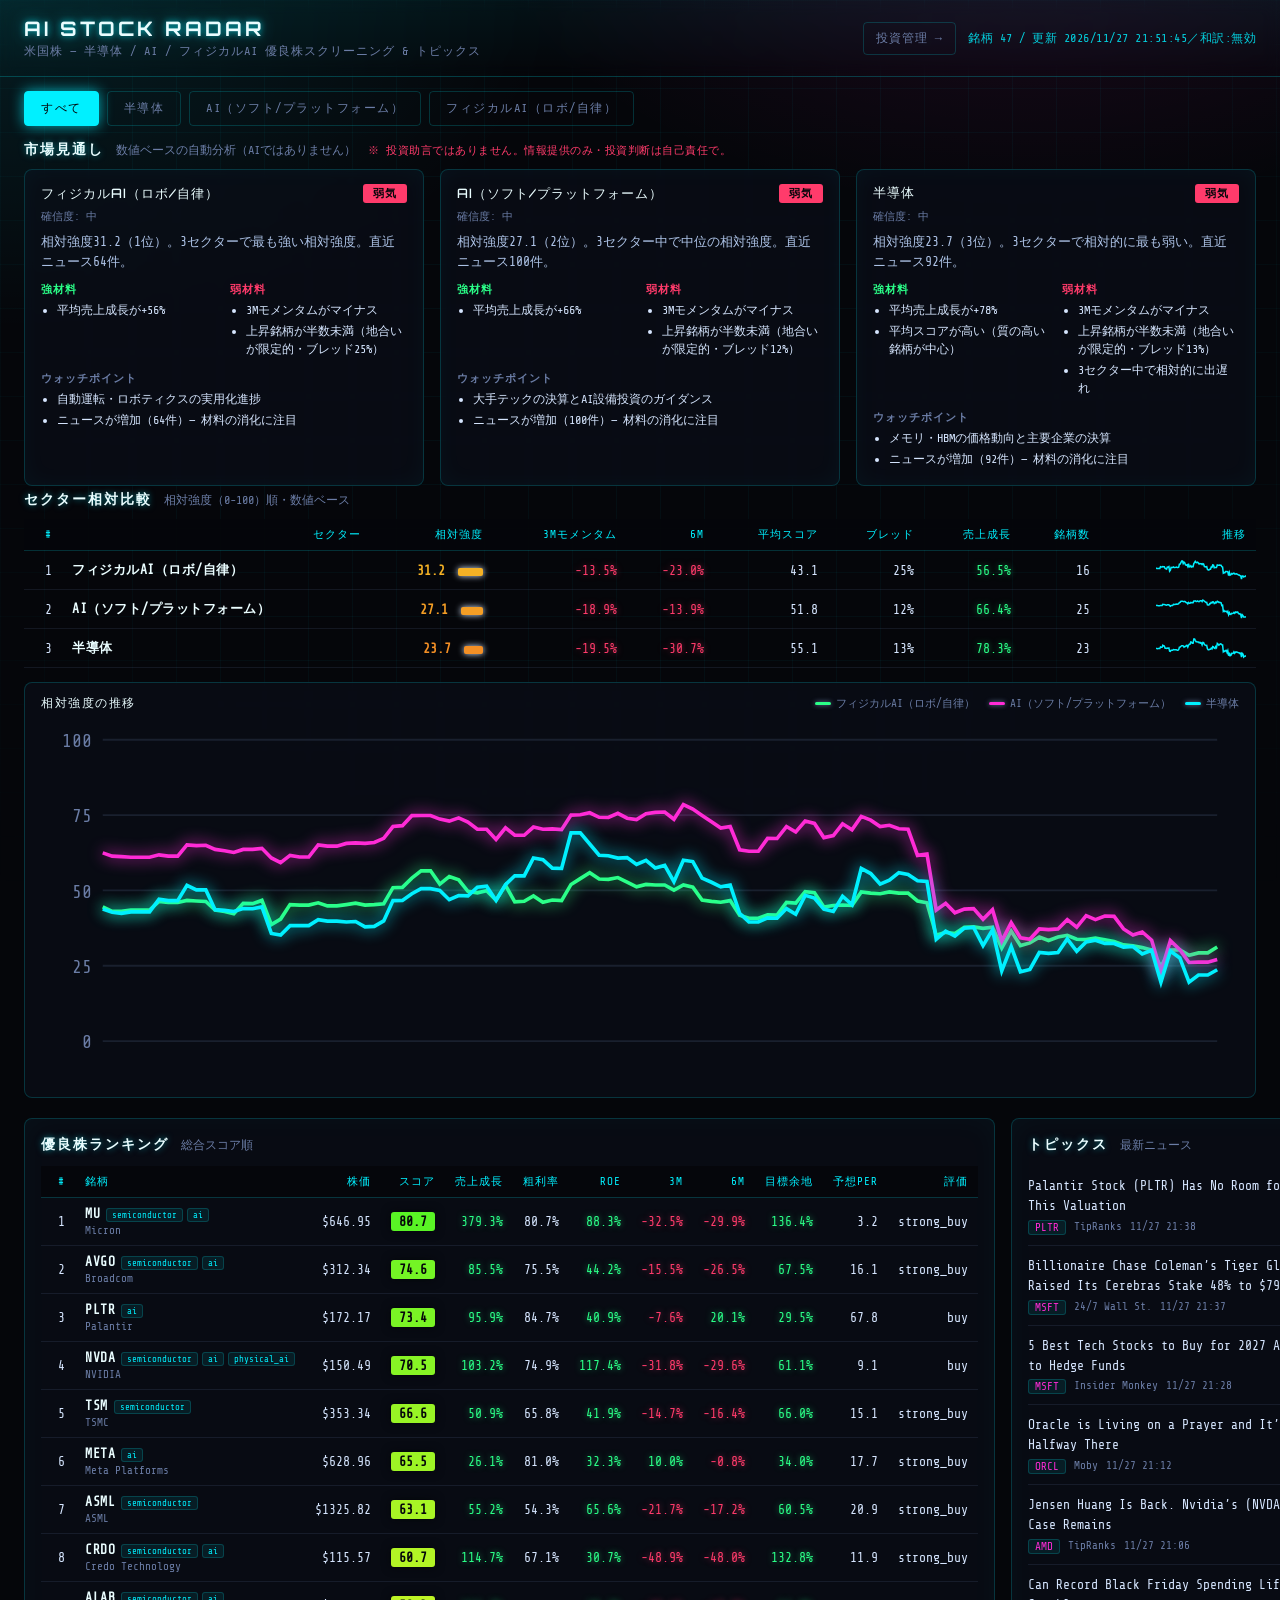
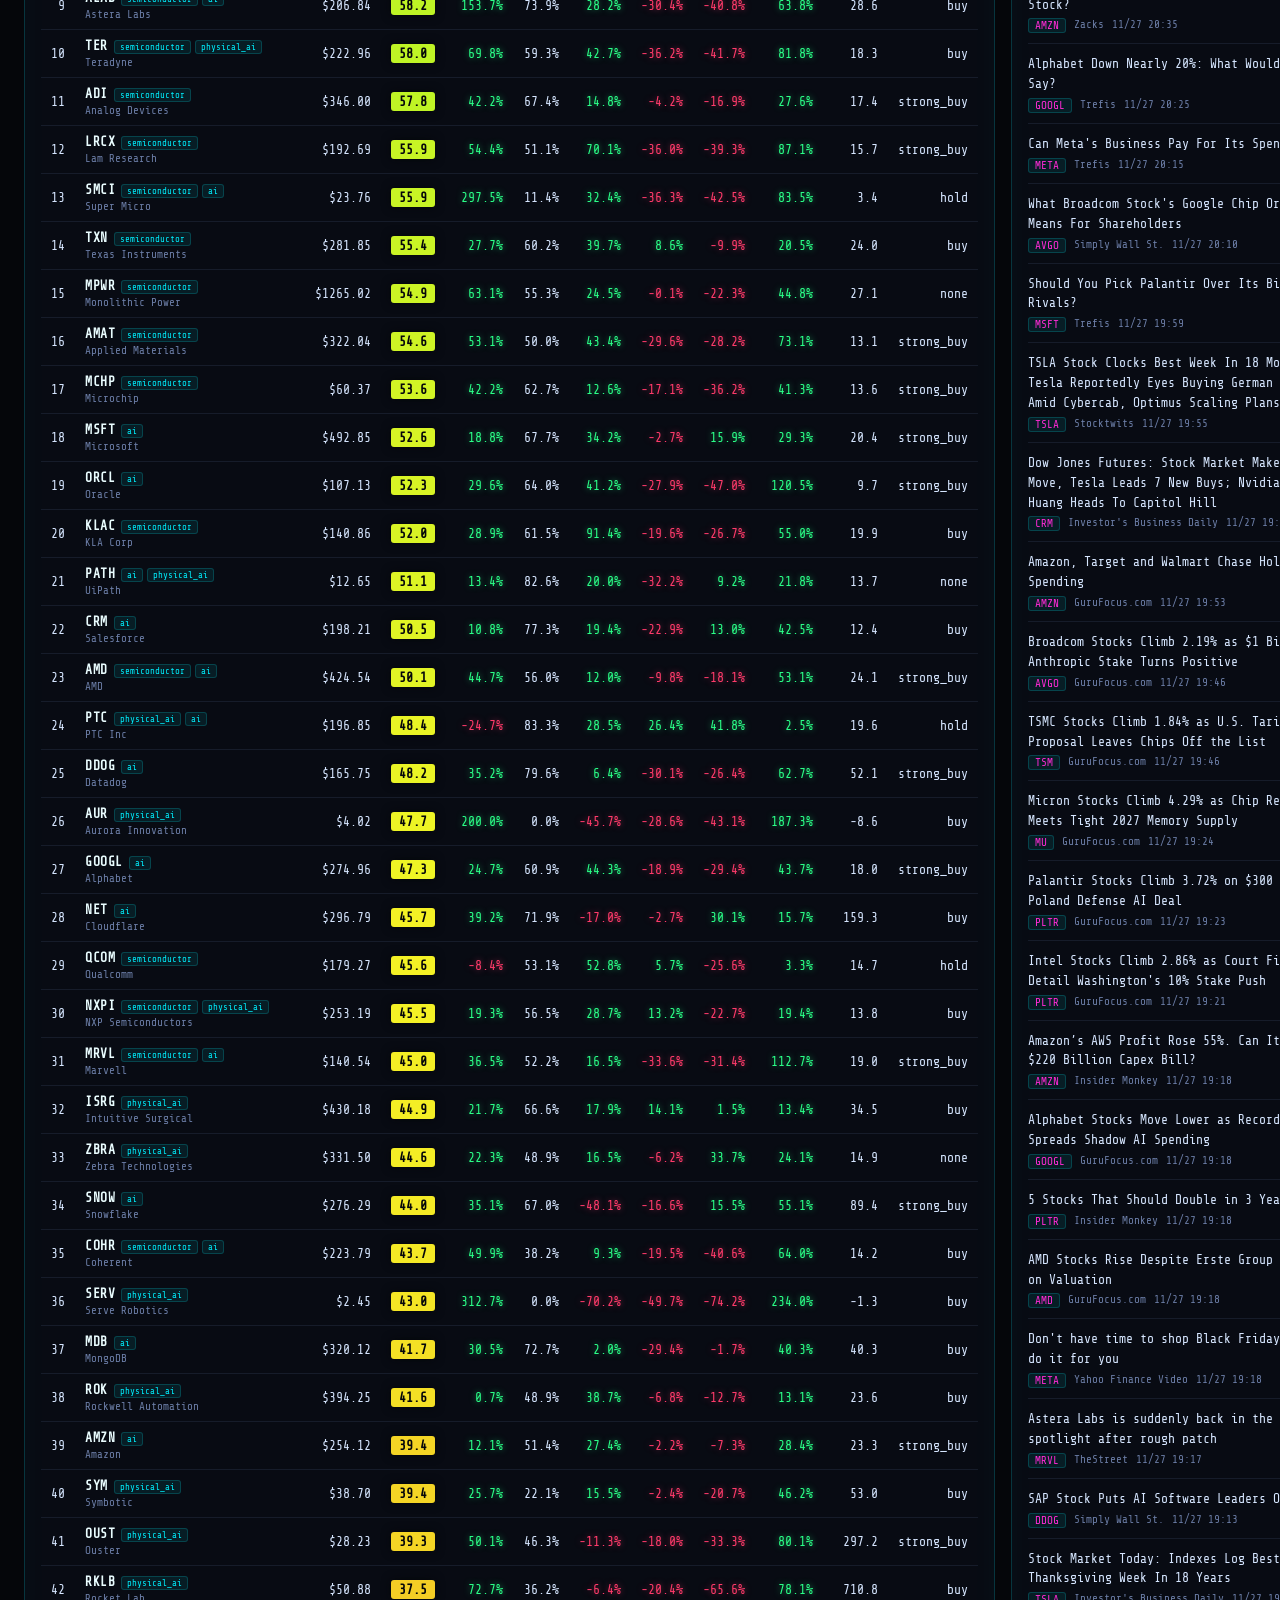
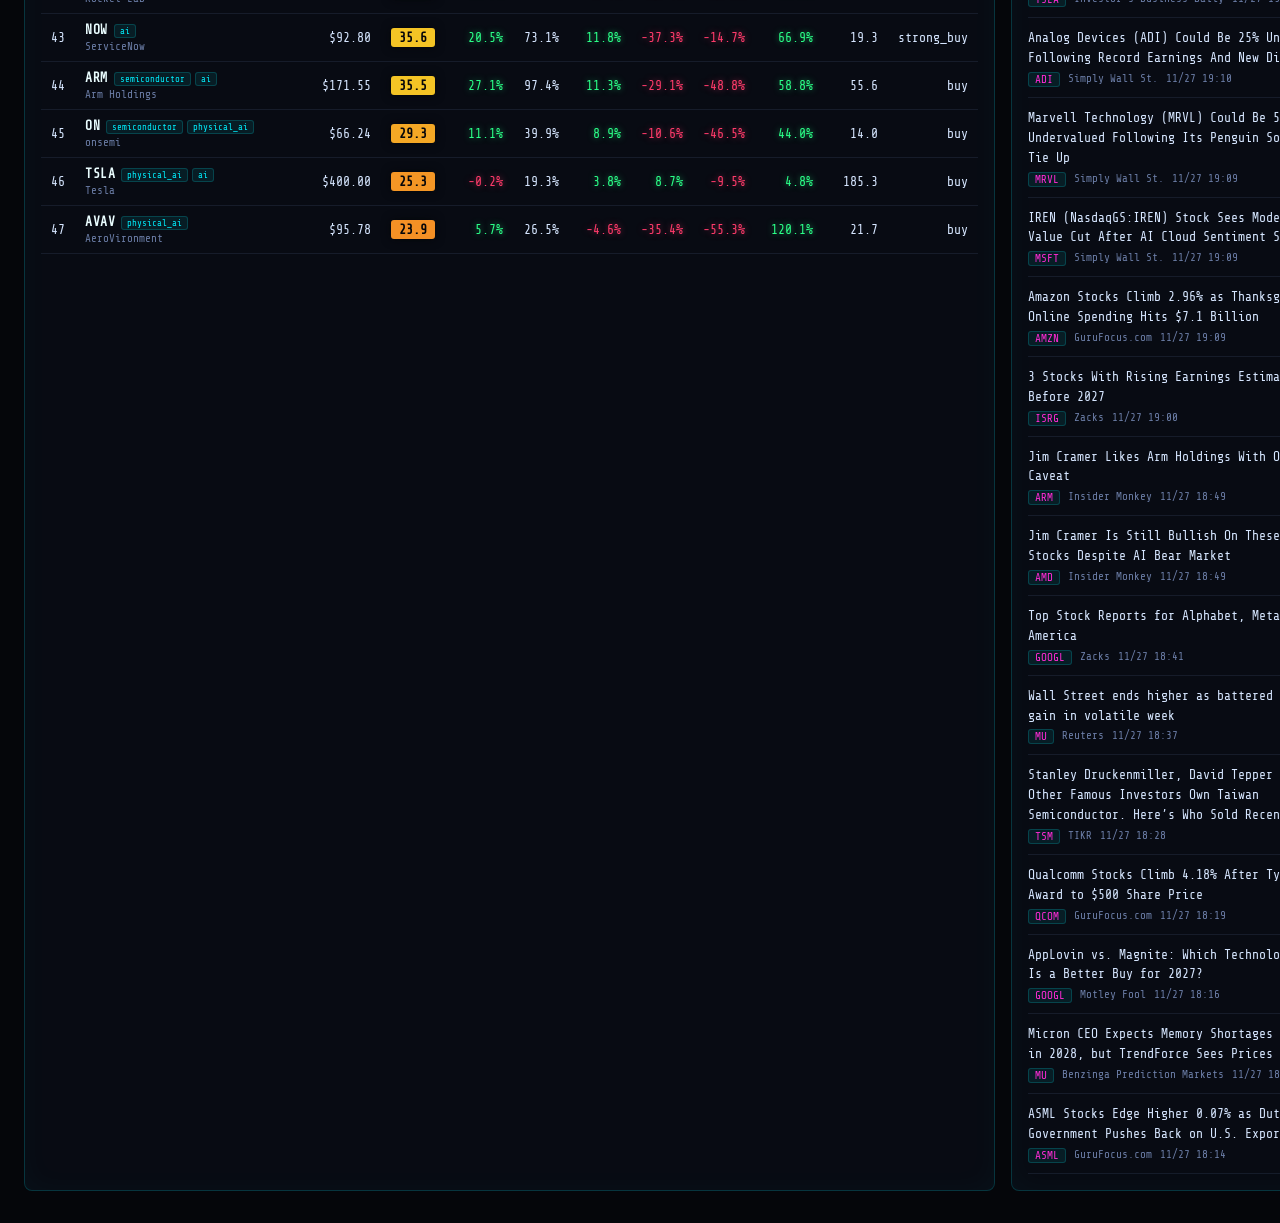
<file: public/index.html>
<!DOCTYPE html>
<html lang="ja">
<head>
  <meta charset="UTF-8" />
  <meta name="viewport" content="width=device-width, initial-scale=1.0" />
  <title>AI Stock Radar — 米国 半導体・AI・フィジカルAI</title>
  <link rel="preconnect" href="https://fonts.googleapis.com" />
  <link rel="preconnect" href="https://fonts.gstatic.com" crossorigin />
  <link href="https://fonts.googleapis.com/css2?family=Orbitron:wght@500;700&family=Share+Tech+Mono&display=swap" rel="stylesheet" />
  <link rel="stylesheet" href="./style.css" />
</head>
<body>
  <header>
    <div class="title">
      <h1>AI Stock Radar</h1>
      <span class="sub">米国株 — 半導体 / AI / フィジカルAI 優良株スクリーニング &amp; トピックス</span>
    </div>
    <div class="actions">
      <a class="navlink" href="./portfolio.html">投資管理 →</a>
      <span id="status" class="status">読み込み中…</span>
    </div>
  </header>

  <nav id="themes" class="themes"></nav>

  <section id="outlook-wrap" class="outlook-wrap" hidden>
    <div class="outlook-head">
      <h2>市場見通し <small id="outlook-mode">材料の整理</small></h2>
      <span class="disclaimer">※ 投資助言ではありません。情報提供のみ・投資判断は自己責任で。</span>
    </div>
    <div id="outlook-cards" class="outlook-cards"></div>
  </section>

  <section id="sectors-wrap" class="outlook-wrap" hidden>
    <div class="outlook-head">
      <h2>セクター相対比較 <small>相対強度（0-100）順・数値ベース</small></h2>
    </div>
    <div class="table-wrap">
      <table id="sectors-table">
        <thead>
          <tr>
            <th>#</th><th>セクター</th><th>相対強度</th><th>3Mモメンタム</th><th>6M</th>
            <th>平均スコア</th><th>ブレッド</th><th>売上成長</th><th>銘柄数</th><th>推移</th>
          </tr>
        </thead>
        <tbody id="sectors-body"></tbody>
      </table>
    </div>

    <div id="trend-wrap" class="trend-wrap">
      <div class="trend-head">
        <span class="trend-title">相対強度の推移</span>
        <span id="trend-legend" class="trend-legend"></span>
      </div>
      <div id="trend-chart" class="trend-chart"></div>
    </div>
  </section>

  <main>
    <section class="panel screener">
      <h2>優良株ランキング <small>総合スコア順</small></h2>
      <div class="table-wrap">
        <table id="screener-table">
          <thead>
            <tr>
              <th>#</th><th>銘柄</th><th>株価</th><th class="score-col">スコア</th>
              <th>売上成長</th><th>粗利率</th><th>ROE</th>
              <th>3M</th><th>6M</th><th>目標余地</th><th>予想PER</th><th>評価</th>
            </tr>
          </thead>
          <tbody id="screener-body"></tbody>
        </table>
      </div>
    </section>

    <section class="panel topics">
      <h2>トピックス <small>最新ニュース</small></h2>
      <ul id="topics-list"></ul>
    </section>
  </main>

  <script src="./app.js"></script>
</body>
</html>
</file>
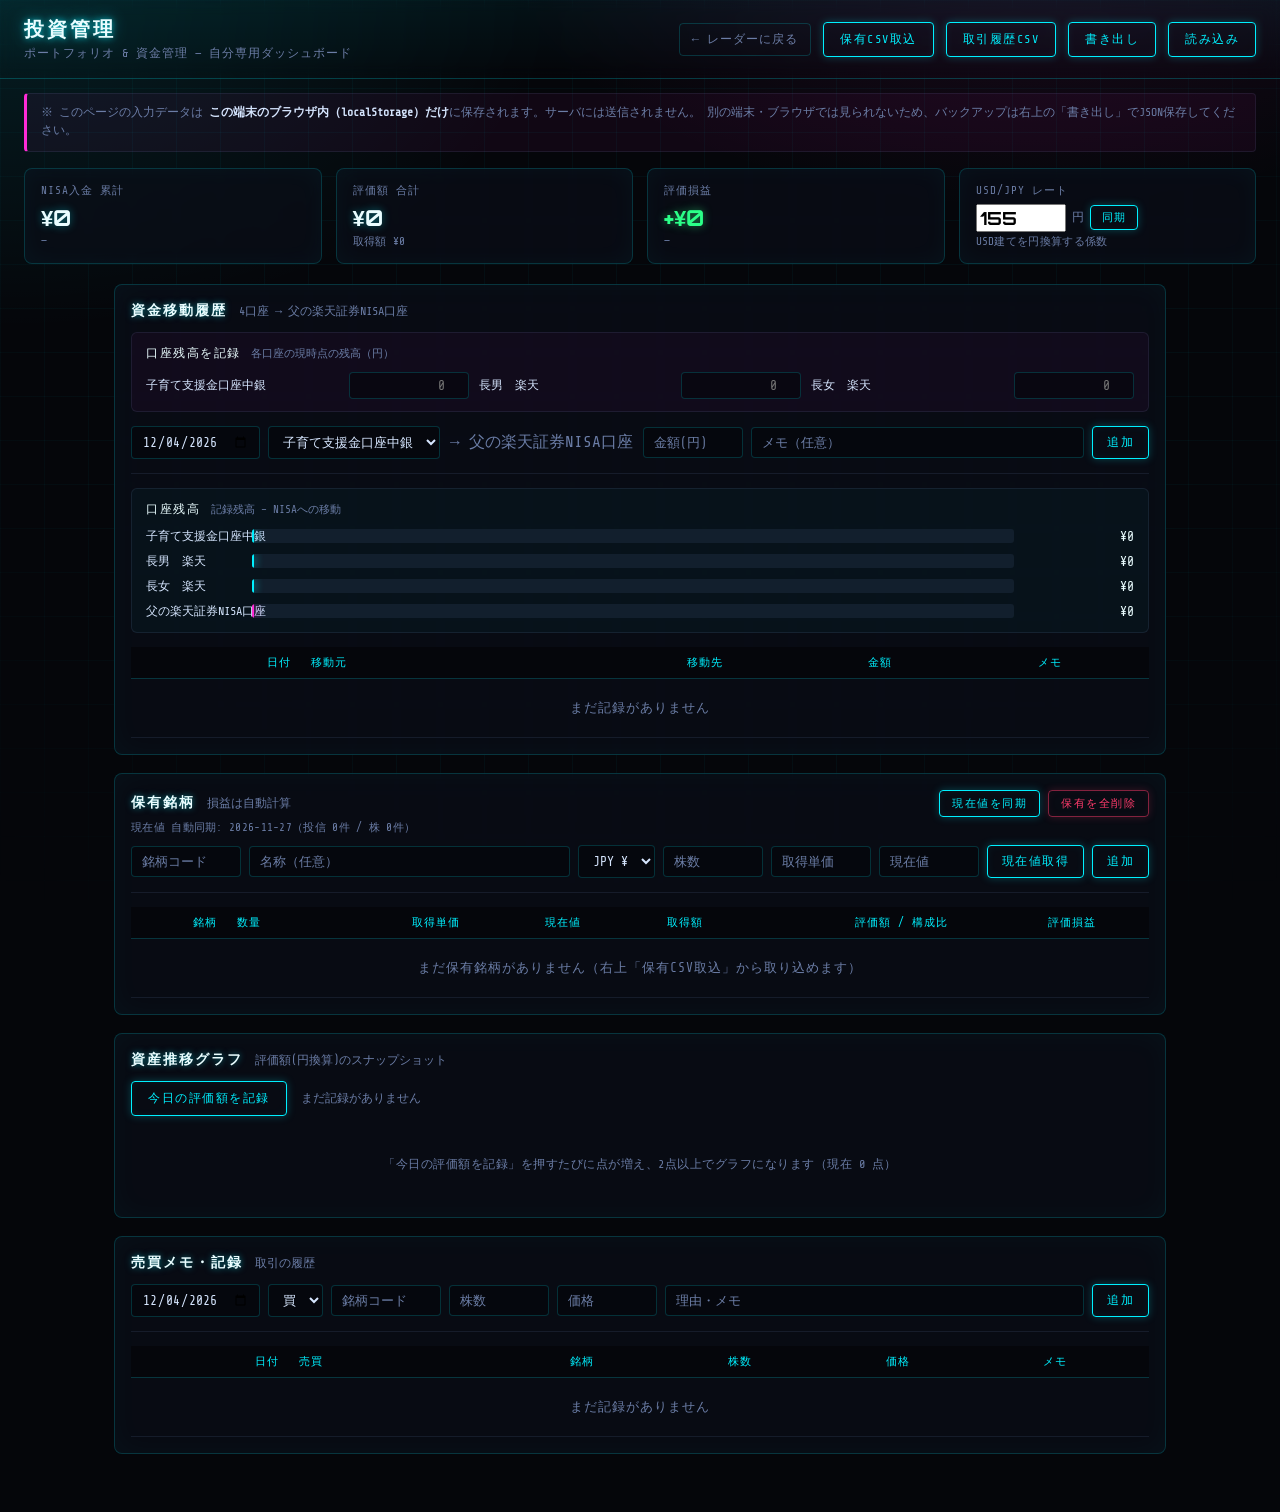
<file: public/portfolio.html>
<!DOCTYPE html>
<html lang="ja">
<head>
  <meta charset="UTF-8" />
  <meta name="viewport" content="width=device-width, initial-scale=1.0" />
  <title>投資管理 — AI Stock Radar</title>
  <link rel="preconnect" href="https://fonts.googleapis.com" />
  <link rel="preconnect" href="https://fonts.gstatic.com" crossorigin />
  <link href="https://fonts.googleapis.com/css2?family=Orbitron:wght@500;700&family=Share+Tech+Mono&display=swap" rel="stylesheet" />
  <link rel="stylesheet" href="./style.css" />
  <link rel="stylesheet" href="./portfolio.css" />
</head>
<body>
  <header>
    <div class="title">
      <h1>投資管理</h1>
      <span class="sub">ポートフォリオ &amp; 資金管理 — 自分専用ダッシュボード</span>
    </div>
    <div class="actions">
      <a class="navlink" href="./index.html">← レーダーに戻る</a>
      <button id="holdings-csv-btn" title="楽天証券の資産残高CSV（保有商品一覧）を取り込む→評価額・評価損益を反映">保有CSV取込</button>
      <input id="holdings-csv-file" type="file" accept=".csv,text/csv" hidden />
      <button id="rakuten-btn" title="楽天証券の取引履歴CSVを取り込む→売買メモへ">取引履歴CSV</button>
      <input id="rakuten-file" type="file" accept=".csv,text/csv" hidden />
      <button id="export-btn" title="全データをJSONで保存">書き出し</button>
      <button id="import-btn" title="JSONから復元">読み込み</button>
      <input id="import-file" type="file" accept="application/json" hidden />
    </div>
  </header>

  <p class="local-note">
    ※ このページの入力データは <b>この端末のブラウザ内（localStorage）だけ</b>に保存されます。サーバには送信されません。
    別の端末・ブラウザでは見られないため、バックアップは右上の「書き出し」でJSON保存してください。
  </p>

  <!-- サマリー -->
  <section class="pf-summary" id="summary">
    <div class="sum-card">
      <div class="sum-label">NISA入金 累計</div>
      <div class="sum-value" id="sum-deposit">¥0</div>
      <div class="sum-sub" id="sum-deposit-sub">—</div>
    </div>
    <div class="sum-card">
      <div class="sum-label">評価額 合計</div>
      <div class="sum-value" id="sum-value">¥0</div>
      <div class="sum-sub" id="sum-value-sub">取得額 ¥0</div>
    </div>
    <div class="sum-card">
      <div class="sum-label">評価損益</div>
      <div class="sum-value" id="sum-pl">¥0</div>
      <div class="sum-sub" id="sum-pl-sub">—</div>
    </div>
    <div class="sum-card rate-card">
      <div class="sum-label">USD/JPY レート</div>
      <div class="rate-row">
        <input id="fx-rate" type="number" step="0.1" min="0" />
        <span class="rate-unit">円</span>
        <button id="fx-sync" type="button" title="最新レートをWebから取得">同期</button>
      </div>
      <div class="sum-sub" id="fx-sub">USD建てを円換算する係数</div>
    </div>
  </section>

  <main class="pf-main">
    <!-- 資金移動履歴 -->
    <section class="panel">
      <h2>資金移動履歴 <small>4口座 → 父の楽天証券NISA口座</small></h2>

      <div class="bal-input-wrap">
        <div class="bal-title">口座残高を記録 <small>各口座の現時点の残高（円）</small></div>
        <div id="balance-inputs" class="balance-inputs"></div>
      </div>

      <form id="transfer-form" class="pf-form">
        <input name="date" type="date" required title="日付" />
        <select name="from" title="移動元（どの口座から）">
          <option value="子育て支援金口座中銀" selected>子育て支援金口座中銀</option>
          <option value="長男　楽天">長男　楽天</option>
          <option value="長女　楽天">長女　楽天</option>
        </select>
        <span class="arrow">→ 父の楽天証券NISA口座</span>
        <input name="amount" type="number" step="1" min="0" placeholder="金額(円)" required />
        <input name="memo" type="text" placeholder="メモ（任意）" />
        <button type="submit">追加</button>
      </form>

      <div class="bal-wrap">
        <div class="bal-title">口座残高 <small>記録残高 − NISAへの移動</small></div>
        <div id="balance-chart" class="balance-chart"></div>
      </div>

      <div class="table-wrap">
        <table>
          <thead>
            <tr><th>日付</th><th>移動元</th><th>移動先</th><th>金額</th><th>メモ</th><th></th></tr>
          </thead>
          <tbody id="transfer-body"></tbody>
        </table>
      </div>
    </section>

    <!-- 保有銘柄 -->
    <section class="panel">
      <div class="panel-head">
        <h2>保有銘柄 <small>損益は自動計算</small></h2>
        <div class="panel-head-actions">
          <button id="sync-nav" type="button" title="投信の基準価額・株価をWebから取得して現在値に反映（ログイン不要）">現在値を同期</button>
          <button id="reset-holdings" class="danger" type="button" title="保有銘柄の記録だけを全削除（資金移動・売買メモは残ります）">保有を全削除</button>
        </div>
      </div>
      <div id="nav-info" class="nav-info"></div>
      <form id="holding-form" class="pf-form">
        <input name="ticker" type="text" placeholder="銘柄コード" title="例: NVDA / 7203" />
        <input name="name" type="text" placeholder="名称（任意）" />
        <select name="currency" title="通貨">
          <option value="JPY">JPY ¥</option>
          <option value="USD">USD $</option>
        </select>
        <input name="shares" type="number" step="any" min="0" placeholder="株数" required />
        <input name="cost" type="number" step="any" min="0" placeholder="取得単価" required />
        <input name="price" type="number" step="any" min="0" placeholder="現在値" />
        <button type="button" id="fetch-price" title="レーダーの銘柄なら米国株価を取得">現在値取得</button>
        <button type="submit">追加</button>
      </form>
      <div class="table-wrap">
        <table>
          <thead>
            <tr>
              <th>銘柄</th><th>数量</th><th>取得単価</th><th>現在値</th>
              <th>取得額</th><th>評価額 / 構成比</th><th>評価損益</th><th></th>
            </tr>
          </thead>
          <tbody id="holding-body"></tbody>
        </table>
      </div>
    </section>

    <!-- 資産推移グラフ -->
    <section class="panel">
      <h2>資産推移グラフ <small>評価額(円換算)のスナップショット</small></h2>
      <div class="snap-bar">
        <button type="button" id="snap-btn">今日の評価額を記録</button>
        <span id="snap-info" class="snap-info">—</span>
      </div>
      <div id="asset-chart" class="trend-chart"></div>
    </section>

    <!-- 売買メモ -->
    <section class="panel">
      <h2>売買メモ・記録 <small>取引の履歴</small></h2>
      <form id="trade-form" class="pf-form">
        <input name="date" type="date" required title="日付" />
        <select name="side" title="売買">
          <option value="買">買</option>
          <option value="売">売</option>
        </select>
        <input name="ticker" type="text" placeholder="銘柄コード" />
        <input name="shares" type="number" step="any" min="0" placeholder="株数" />
        <input name="price" type="number" step="any" min="0" placeholder="価格" />
        <input name="memo" type="text" placeholder="理由・メモ" />
        <button type="submit">追加</button>
      </form>
      <div class="table-wrap">
        <table>
          <thead>
            <tr><th>日付</th><th>売買</th><th>銘柄</th><th>株数</th><th>価格</th><th>メモ</th><th></th></tr>
          </thead>
          <tbody id="trade-body"></tbody>
        </table>
      </div>
    </section>
  </main>

  <script src="./portfolio.js"></script>
</body>
</html>
</file>
<file: public/style.css>
:root {
  --bg: #05060a;
  --panel: rgba(10, 14, 24, 0.72);
  --panel-2: rgba(18, 24, 40, 0.85);
  --line: rgba(0, 240, 255, 0.18);
  --line-soft: rgba(120, 150, 200, 0.12);
  --text: #d6e6ff;
  --muted: #6b7da6;
  --cyan: #00f0ff;
  --magenta: #ff2bd6;
  --accent: #00f0ff;
  --good: #2bff88;
  --bad: #ff3b6b;
  --chip: rgba(0, 240, 255, 0.08);
}

* { box-sizing: border-box; }

body {
  margin: 0;
  font-family: "Share Tech Mono", "Consolas", monospace;
  color: var(--text);
  background:
    radial-gradient(900px 500px at 80% -10%, rgba(255, 43, 214, 0.10), transparent 60%),
    radial-gradient(1000px 600px at 0% 0%, rgba(0, 240, 255, 0.10), transparent 55%),
    #05060a;
  background-attachment: fixed;
  min-height: 100vh;
}

/* スキャンライン風の薄いグリッド */
body::before {
  content: "";
  position: fixed; inset: 0; z-index: 0; pointer-events: none;
  background-image:
    linear-gradient(rgba(0, 240, 255, 0.04) 1px, transparent 1px),
    linear-gradient(90deg, rgba(0, 240, 255, 0.04) 1px, transparent 1px);
  background-size: 44px 44px;
  mask-image: radial-gradient(circle at 50% 30%, #000 60%, transparent 100%);
}
header, nav, main, .outlook-wrap { position: relative; z-index: 1; }

header {
  display: flex; align-items: center; justify-content: space-between;
  padding: 16px 24px; border-bottom: 1px solid var(--line);
  background: linear-gradient(180deg, rgba(0, 240, 255, 0.05), transparent);
  position: sticky; top: 0; z-index: 10;
  backdrop-filter: blur(8px);
}
.title h1 {
  margin: 0; font-family: "Orbitron", sans-serif; font-size: 20px; font-weight: 700;
  letter-spacing: 3px; text-transform: uppercase;
  color: #eafdff;
  text-shadow: 0 0 6px rgba(0, 240, 255, 0.7), 0 0 18px rgba(0, 240, 255, 0.4);
}
.title .sub { color: var(--muted); font-size: 12px; letter-spacing: 1px; }
.actions { display: flex; align-items: center; gap: 12px; }
.status { color: var(--cyan); font-size: 12px; letter-spacing: 0.5px; opacity: 0.85; }
.navlink {
  color: var(--muted); text-decoration: none; font-size: 12px; letter-spacing: 1px;
  border: 1px solid var(--line); border-radius: 4px; padding: 7px 12px;
  transition: all .15s ease;
}
.navlink:hover { color: var(--cyan); border-color: var(--cyan); box-shadow: 0 0 10px rgba(0,240,255,0.3); }

button {
  background: transparent; color: var(--cyan);
  border: 1px solid var(--cyan); border-radius: 4px;
  padding: 8px 16px; font-size: 12px; cursor: pointer;
  font-family: "Share Tech Mono", monospace; letter-spacing: 1.5px; text-transform: uppercase;
  box-shadow: 0 0 8px rgba(0, 240, 255, 0.25), inset 0 0 8px rgba(0, 240, 255, 0.06);
  transition: all .15s ease;
}
button:hover {
  background: rgba(0, 240, 255, 0.12);
  box-shadow: 0 0 16px rgba(0, 240, 255, 0.6), inset 0 0 12px rgba(0, 240, 255, 0.15);
}

.themes { display: flex; gap: 8px; padding: 14px 24px; flex-wrap: wrap; }
.themes button {
  color: var(--muted); border-color: var(--line); box-shadow: none;
}
.themes button.active {
  color: #05060a; background: var(--cyan); border-color: var(--cyan);
  box-shadow: 0 0 14px rgba(0, 240, 255, 0.7);
}

/* ---- 市場見通し ---- */
.outlook-wrap { padding: 0 24px 4px; }
.outlook-head { display: flex; align-items: baseline; gap: 12px; flex-wrap: wrap; margin-bottom: 10px; }
.outlook-head h2 {
  margin: 0; font-family: "Orbitron", sans-serif; font-size: 14px; letter-spacing: 2px;
  text-transform: uppercase; color: #eafdff; text-shadow: 0 0 6px rgba(0, 240, 255, 0.5);
}
.outlook-head h2 small { color: var(--muted); font-weight: 400; font-size: 12px; margin-left: 6px; letter-spacing: 0; text-shadow: none; font-family: "Share Tech Mono", monospace; }
.disclaimer { color: var(--bad); font-size: 11px; letter-spacing: 0.5px; }
.outlook-cards { display: grid; grid-template-columns: repeat(auto-fit, minmax(280px, 1fr)); gap: 16px; }

.outlook-card {
  background: var(--panel); border: 1px solid var(--line); border-radius: 8px; padding: 14px 16px;
  backdrop-filter: blur(6px);
  box-shadow: inset 0 0 24px rgba(0, 240, 255, 0.04);
}
.oc-head { display: flex; align-items: center; justify-content: space-between; margin-bottom: 6px; }
.oc-theme { font-family: "Orbitron", sans-serif; font-weight: 500; font-size: 13px; letter-spacing: 1px; color: #eafdff; }
.oc-sent { font-size: 11px; font-weight: 700; color: #05060a; padding: 2px 10px; border-radius: 3px; letter-spacing: 1px; }
.oc-conf { color: var(--muted); font-size: 11px; margin-bottom: 8px; }
.oc-scenario { font-size: 13px; line-height: 1.55; color: #aec4e8; margin-bottom: 10px; }
.oc-cols { display: grid; grid-template-columns: 1fr 1fr; gap: 12px; margin-bottom: 10px; }
.oc-label { font-size: 11px; font-weight: 700; color: var(--muted); margin-bottom: 4px; letter-spacing: 1px; text-transform: uppercase; }
.oc-label.up { color: var(--good); }
.oc-label.down { color: var(--bad); }
.outlook-card ul { margin: 0; padding-left: 16px; }
.outlook-card li { font-size: 12px; line-height: 1.5; margin-bottom: 3px; color: var(--text); }

main {
  display: grid; grid-template-columns: 1fr 360px; gap: 16px;
  padding: 16px 24px 32px;
}
@media (max-width: 980px) { main { grid-template-columns: 1fr; } }

.panel {
  background: var(--panel); border: 1px solid var(--line); border-radius: 8px;
  padding: 16px; backdrop-filter: blur(6px);
  box-shadow: inset 0 0 30px rgba(0, 240, 255, 0.03);
}
.panel h2 {
  margin: 0 0 12px; font-family: "Orbitron", sans-serif; font-size: 14px;
  letter-spacing: 2px; text-transform: uppercase; color: #eafdff;
  text-shadow: 0 0 6px rgba(0, 240, 255, 0.5);
}
.panel h2 small { color: var(--muted); font-weight: 400; font-size: 12px; margin-left: 6px; letter-spacing: 0; text-shadow: none; font-family: "Share Tech Mono", monospace; }

.table-wrap { overflow-x: auto; }
table { width: 100%; border-collapse: collapse; font-size: 13px; }
th, td { padding: 8px 10px; text-align: right; white-space: nowrap; }
th {
  color: var(--cyan); font-weight: 400; font-size: 11px; letter-spacing: 1px; text-transform: uppercase;
  border-bottom: 1px solid var(--line); position: sticky; top: 0;
  background: rgba(5, 6, 10, 0.9);
}
td:nth-child(2), th:nth-child(2) { text-align: left; }
tbody tr { border-bottom: 1px solid var(--line-soft); }
tbody tr:hover { background: rgba(0, 240, 255, 0.06); }

.tk { font-weight: 700; color: #eafdff; letter-spacing: 0.5px; text-decoration: none; }
a.tk:hover { color: var(--cyan); text-shadow: 0 0 6px rgba(0, 240, 255, 0.6); }
.nm { color: var(--muted); font-size: 11px; }
.tags { display: inline-flex; gap: 4px; margin-left: 6px; }
.tag { font-size: 9px; padding: 1px 5px; border-radius: 3px; background: var(--chip); color: var(--cyan); border: 1px solid var(--line); }

.score-col { text-align: right; }
.score {
  display: inline-block; min-width: 42px; padding: 2px 8px; border-radius: 3px;
  font-weight: 700; color: #05060a;
  box-shadow: 0 0 10px currentColor;
}
.pos { color: var(--good); text-shadow: 0 0 6px rgba(43, 255, 136, 0.5); }
.neg { color: var(--bad); text-shadow: 0 0 6px rgba(255, 59, 107, 0.5); }

/* ---- トピックス ---- */
#topics-list { list-style: none; margin: 0; padding: 0; }
#topics-list li { padding: 10px 0; border-bottom: 1px solid var(--line-soft); }
#topics-list a { color: var(--text); text-decoration: none; font-size: 13px; line-height: 1.45; transition: color .15s; }
#topics-list a:hover { color: var(--cyan); text-shadow: 0 0 6px rgba(0, 240, 255, 0.5); }
.topic-summary { color: #aec4e8; font-size: 12px; line-height: 1.45; margin-top: 4px; }
.topic-orig { color: var(--muted); font-size: 11px; line-height: 1.35; margin-top: 3px; font-style: italic; }
.topic-meta { display: flex; gap: 8px; margin-top: 4px; color: var(--muted); font-size: 11px; }
.topic-tk { background: var(--chip); border: 1px solid var(--line); border-radius: 3px; padding: 0 6px; color: var(--magenta); }

.empty { color: var(--muted); font-size: 13px; padding: 20px 0; text-align: center; letter-spacing: 1px; }

/* ---- セクター相対比較 ---- */
#sectors-wrap { padding: 0 24px 4px; }
#sectors-table { width: 100%; border-collapse: collapse; font-size: 13px; }
#sectors-table th, #sectors-table td { padding: 8px 10px; text-align: right; white-space: nowrap; }
#sectors-table th {
  color: var(--cyan); font-weight: 400; font-size: 11px; letter-spacing: 1px; text-transform: uppercase;
  border-bottom: 1px solid var(--line);
}
#sectors-table tbody tr { border-bottom: 1px solid var(--line-soft); }
#sectors-table tbody tr:hover { background: rgba(0, 240, 255, 0.06); }
.sbar { display: inline-block; height: 8px; border-radius: 2px; vertical-align: middle; margin-left: 6px; box-shadow: 0 0 6px currentColor; }
.spark { vertical-align: middle; }
.spark-empty { color: var(--muted); font-size: 11px; }

.trend-wrap {
  margin-top: 14px; background: var(--panel); border: 1px solid var(--line); border-radius: 8px;
  padding: 12px 16px; backdrop-filter: blur(6px);
}
.trend-head { display: flex; align-items: center; justify-content: space-between; flex-wrap: wrap; gap: 8px; margin-bottom: 6px; }
.trend-title { font-family: "Orbitron", sans-serif; font-size: 12px; letter-spacing: 1.5px; text-transform: uppercase; color: #eafdff; }
.trend-legend { display: flex; gap: 14px; flex-wrap: wrap; }
.trend-legend .lg { display: inline-flex; align-items: center; gap: 5px; font-size: 11px; color: var(--muted); }
.trend-legend .lg i { width: 16px; height: 3px; border-radius: 2px; display: inline-block; box-shadow: 0 0 5px currentColor; }
.trend-chart { width: 100%; }
.trend-empty { color: var(--muted); font-size: 12px; padding: 28px 0; text-align: center; letter-spacing: 0.5px; }
</file>
<file: public/portfolio.css>
/* ===== 投資管理ページ専用スタイル（style.css を継承） ===== */

.navlink {
  color: var(--muted); text-decoration: none; font-size: 12px; letter-spacing: 1px;
  border: 1px solid var(--line); border-radius: 4px; padding: 7px 12px;
  transition: all .15s ease;
}
.navlink:hover { color: var(--cyan); border-color: var(--cyan); box-shadow: 0 0 10px rgba(0,240,255,0.3); }

.local-note {
  position: relative; z-index: 1;
  margin: 14px 24px 0; padding: 10px 14px;
  border: 1px solid var(--line-soft); border-left: 3px solid var(--magenta);
  border-radius: 4px; background: rgba(255,43,214,0.05);
  color: var(--muted); font-size: 11.5px; line-height: 1.6;
}
.local-note b { color: var(--text); }

/* ---- サマリーカード ---- */
.pf-summary {
  position: relative; z-index: 1;
  display: grid; grid-template-columns: repeat(auto-fit, minmax(190px, 1fr)); gap: 14px;
  padding: 16px 24px 4px;
}
.sum-card {
  background: var(--panel); border: 1px solid var(--line); border-radius: 8px;
  padding: 14px 16px; backdrop-filter: blur(6px);
  box-shadow: inset 0 0 24px rgba(0,240,255,0.04);
}
.sum-label { color: var(--muted); font-size: 11px; letter-spacing: 1px; text-transform: uppercase; }
.sum-value {
  font-family: "Orbitron", sans-serif; font-size: 22px; font-weight: 700; margin: 6px 0 2px;
  color: #eafdff; text-shadow: 0 0 8px rgba(0,240,255,0.4);
}
.sum-value.pos { color: var(--good); text-shadow: 0 0 8px rgba(43,255,136,0.5); }
.sum-value.neg { color: var(--bad); text-shadow: 0 0 8px rgba(255,59,107,0.5); }
.sum-sub { color: var(--muted); font-size: 11px; letter-spacing: 0.3px; }
.rate-row { display: flex; align-items: center; gap: 6px; margin: 6px 0 2px; }
.rate-row input {
  width: 90px; font-family: "Orbitron", sans-serif; font-size: 18px; font-weight: 700;
}
.rate-unit { color: var(--muted); font-size: 12px; }
.rate-row button { padding: 4px 11px; font-size: 11px; letter-spacing: 1px; }

/* パネル見出し＋右寄せボタン */
.panel-head { display: flex; align-items: baseline; justify-content: space-between; gap: 12px; }
.panel-head h2 { margin-bottom: 12px; }
.panel-head button { padding: 5px 12px; font-size: 11px; white-space: nowrap; }
.panel-head-actions { display: flex; gap: 8px; flex-wrap: wrap; }
.nav-info { color: var(--muted); font-size: 11px; margin: -4px 0 10px; letter-spacing: 0.3px; }

/* ---- 縦並びパネル ---- */
.pf-main {
  display: block; max-width: 1100px; margin: 0 auto;
  padding: 16px 24px 40px;
}
.pf-main .panel { margin-bottom: 18px; }

/* ---- 入力フォーム ---- */
.pf-form {
  display: flex; flex-wrap: wrap; gap: 8px; align-items: center;
  margin-bottom: 14px; padding-bottom: 14px; border-bottom: 1px solid var(--line-soft);
}
.pf-form input, .pf-form select {
  background: rgba(5,6,10,0.6); color: var(--text);
  border: 1px solid var(--line); border-radius: 4px;
  padding: 7px 10px; font-family: "Share Tech Mono", monospace; font-size: 13px;
}
.pf-form input::placeholder { color: var(--muted); }
.pf-form input:focus, .pf-form select:focus {
  outline: none; border-color: var(--cyan); box-shadow: 0 0 8px rgba(0,240,255,0.3);
}
.pf-form input[name="ticker"] { width: 110px; text-transform: uppercase; }
.pf-form input[name="amount"], .pf-form input[name="shares"],
.pf-form input[name="cost"], .pf-form input[name="price"] { width: 100px; }
.pf-form input[name="name"], .pf-form input[name="memo"] { flex: 1; min-width: 140px; }
.pf-form button { padding: 7px 14px; }

/* ---- バッジ ---- */
.badge {
  display: inline-block; padding: 1px 9px; border-radius: 3px; font-size: 11px;
  background: var(--chip); border: 1px solid var(--line); color: var(--cyan);
}
.badge.buy { color: var(--good); border-color: rgba(43,255,136,0.4); background: rgba(43,255,136,0.08); }
.badge.sell { color: var(--bad); border-color: rgba(255,59,107,0.4); background: rgba(255,59,107,0.08); }
.badge.to { color: var(--magenta); border-color: rgba(255,43,214,0.4); background: rgba(255,43,214,0.08); }

.pf-form .arrow { color: var(--muted); font-size: 16px; padding: 0 2px; }
.pf-form select[name="from"], .pf-form select[name="to"] { min-width: 112px; }

/* 口座残高の記録欄 */
.bal-input-wrap {
  margin-bottom: 14px; padding: 12px 14px;
  border: 1px solid var(--line-soft); border-radius: 6px; background: rgba(255,43,214,0.04);
}
.balance-inputs { display: grid; grid-template-columns: repeat(auto-fit, minmax(190px, 1fr)); gap: 10px; }
.bal-in { display: flex; align-items: center; justify-content: space-between; gap: 8px; }
.bal-in span { font-size: 12px; color: var(--text); white-space: nowrap; }
.bal-edit {
  width: 120px; text-align: right;
  background: rgba(5,6,10,0.6); color: var(--text);
  border: 1px solid var(--line); border-radius: 4px; padding: 5px 8px;
  font-family: "Share Tech Mono", monospace; font-size: 13px;
}
.bal-edit:focus { outline: none; border-color: var(--cyan); box-shadow: 0 0 8px rgba(0,240,255,0.3); }

/* 口座残高 横棒グラフ */
.bal-wrap {
  margin-bottom: 14px; padding: 12px 14px;
  border: 1px solid var(--line-soft); border-radius: 6px; background: rgba(0,240,255,0.03);
}
.bal-title { font-family: "Orbitron", sans-serif; font-size: 12px; letter-spacing: 1.5px; text-transform: uppercase; color: #eafdff; margin-bottom: 10px; }
.bal-title small { color: var(--muted); font-size: 11px; letter-spacing: 0; margin-left: 6px; font-family: "Share Tech Mono", monospace; }
.balance-chart { display: flex; flex-direction: column; gap: 8px; }
.bal-row { display: grid; grid-template-columns: 96px 1fr 110px; align-items: center; gap: 10px; }
.bal-name { font-size: 12px; color: var(--text); white-space: nowrap; }
.bal-track { height: 14px; background: rgba(120,150,200,0.10); border-radius: 3px; overflow: hidden; }
.bal-bar { display: block; height: 100%; border-radius: 3px; min-width: 2px; transition: width .25s ease; }
.bal-val { text-align: right; font-size: 13px; color: #eafdff; }
.bal-val.neg { color: var(--bad); }

@media (max-width: 600px) {
  .bal-row { grid-template-columns: 80px 1fr 92px; gap: 7px; }
  .bal-name { font-size: 11px; }
}

.memo { color: #aec4e8; font-size: 12px; white-space: normal; }

/* 保有銘柄テーブルの現在値インライン入力 */
.price-edit {
  width: 96px; text-align: right;
  background: rgba(5,6,10,0.6); color: var(--text);
  border: 1px solid var(--line); border-radius: 4px; padding: 4px 7px;
  font-family: "Share Tech Mono", monospace; font-size: 12px;
}
.price-edit::placeholder { color: var(--muted); }

/* 保有銘柄テーブル 視認性強化 */
#holding-body .cell-name { text-align: left; white-space: normal; max-width: 260px; }
.kind {
  display: inline-block; font-size: 10px; padding: 1px 6px; border-radius: 3px; margin-right: 6px;
  border: 1px solid var(--line); vertical-align: middle;
}
.kind.k-fund { color: var(--cyan); border-color: rgba(0,240,255,0.4); background: rgba(0,240,255,0.08); }
.kind.k-jp   { color: var(--good); border-color: rgba(43,255,136,0.4); background: rgba(43,255,136,0.08); }
.kind.k-us   { color: var(--magenta); border-color: rgba(255,43,214,0.4); background: rgba(255,43,214,0.08); }
.nm2 { color: #eafdff; font-size: 12.5px; }
.tk2 { color: var(--muted); font-size: 11px; margin-left: 6px; }
.muted2 { color: var(--muted); }

.cell-val { min-width: 130px; }
.val-main { color: #eafdff; font-size: 13px; }
.wbar { height: 5px; background: rgba(120,150,200,0.14); border-radius: 3px; overflow: hidden; margin: 3px 0 1px; }
.wbar span { display: block; height: 100%; background: linear-gradient(90deg, var(--cyan), var(--magenta)); border-radius: 3px; }
.wpct { color: var(--muted); font-size: 10px; }

.cell-pl .pl-amt { font-size: 13px; }
.pl-pct { font-size: 10.5px; opacity: 0.85; }

#holding-body .total-row { border-top: 2px solid var(--line); background: rgba(0,240,255,0.04); }
#holding-body .total-row td { font-weight: 700; color: #eafdff; padding-top: 10px; }
#holding-body .total-row .muted2 { font-weight: 400; font-size: 11px; }

/* 全削除ボタン（危険操作） */
button.danger {
  color: var(--bad); border-color: rgba(255,59,107,0.5);
  box-shadow: 0 0 8px rgba(255,59,107,0.2), inset 0 0 8px rgba(255,59,107,0.05);
}
button.danger:hover {
  background: rgba(255,59,107,0.12);
  box-shadow: 0 0 16px rgba(255,59,107,0.55), inset 0 0 12px rgba(255,59,107,0.12);
}
.price-edit:focus { outline: none; border-color: var(--cyan); box-shadow: 0 0 8px rgba(0,240,255,0.3); }

/* ---- 削除ボタン ---- */
button.del {
  background: transparent; border: 1px solid var(--line-soft); color: var(--muted);
  border-radius: 4px; padding: 2px 9px; font-size: 13px; line-height: 1; box-shadow: none;
}
button.del:hover { color: var(--bad); border-color: var(--bad); box-shadow: 0 0 8px rgba(255,59,107,0.4); }

/* ---- スナップショットバー ---- */
.snap-bar { display: flex; align-items: center; gap: 14px; flex-wrap: wrap; margin-bottom: 12px; }
.snap-info { color: var(--muted); font-size: 12px; }

@media (max-width: 600px) {
  .pf-form input[name="name"], .pf-form input[name="memo"] { min-width: 100%; }
}
</file>
